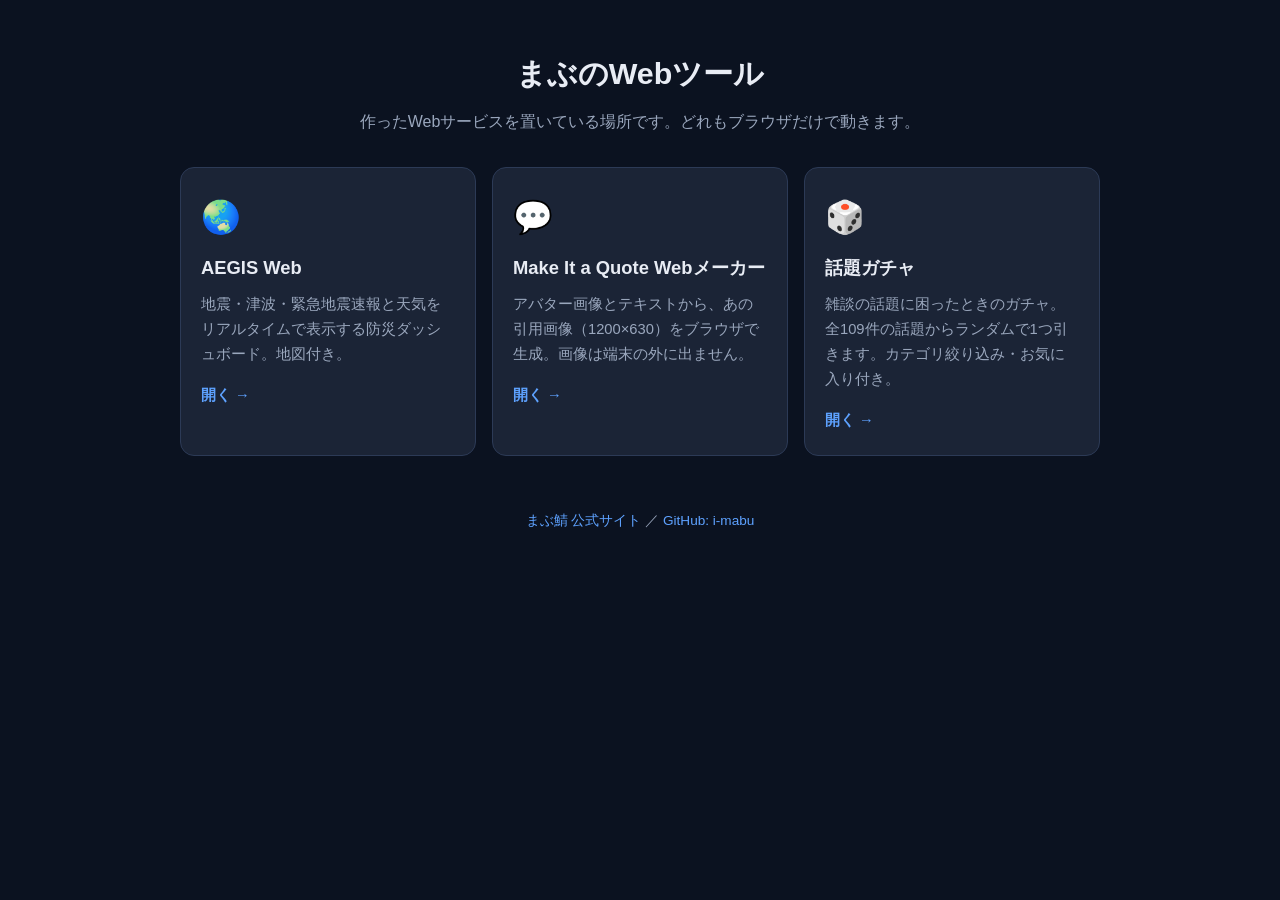
<file: index.html>
<!DOCTYPE html>
<html lang="ja">
<head>
<meta charset="UTF-8">
<meta name="viewport" content="width=device-width, initial-scale=1.0">
<title>まぶのWebツール｜AEGIS Web・Quoteメーカー・話題ガチャ</title>
<meta name="description" content="まぶが作ったWebツールの置き場。地震・津波・天気の「AEGIS Web」、引用画像メーカー、話題ガチャ。">
<link rel="stylesheet" href="style.css">
</head>
<body>
<header>
  <h1>まぶのWebツール</h1>
  <p class="lead">作ったWebサービスを置いている場所です。どれもブラウザだけで動きます。</p>
</header>

<main>
  <div class="cards">
    <a class="card" href="aegis/">
      <div class="card-icon" aria-hidden="true">🌏</div>
      <h2>AEGIS Web</h2>
      <p>地震・津波・緊急地震速報と天気をリアルタイムで表示する防災ダッシュボード。地図付き。</p>
      <span class="go">開く →</span>
    </a>

    <a class="card" href="quote/">
      <div class="card-icon" aria-hidden="true">💬</div>
      <h2>Make It a Quote Webメーカー</h2>
      <p>アバター画像とテキストから、あの引用画像（1200×630）をブラウザで生成。画像は端末の外に出ません。</p>
      <span class="go">開く →</span>
    </a>

    <a class="card" href="gacha/">
      <div class="card-icon" aria-hidden="true">🎲</div>
      <h2>話題ガチャ</h2>
      <p>雑談の話題に困ったときのガチャ。全109件の話題からランダムで1つ引きます。カテゴリ絞り込み・お気に入り付き。</p>
      <span class="go">開く →</span>
    </a>
  </div>
</main>

<footer>
  <p><a href="https://mabusaba.vercel.app">まぶ鯖 公式サイト</a> ／ <a href="https://github.com/i-mabu">GitHub: i-mabu</a></p>
</footer>
</body>
</html>
</file>
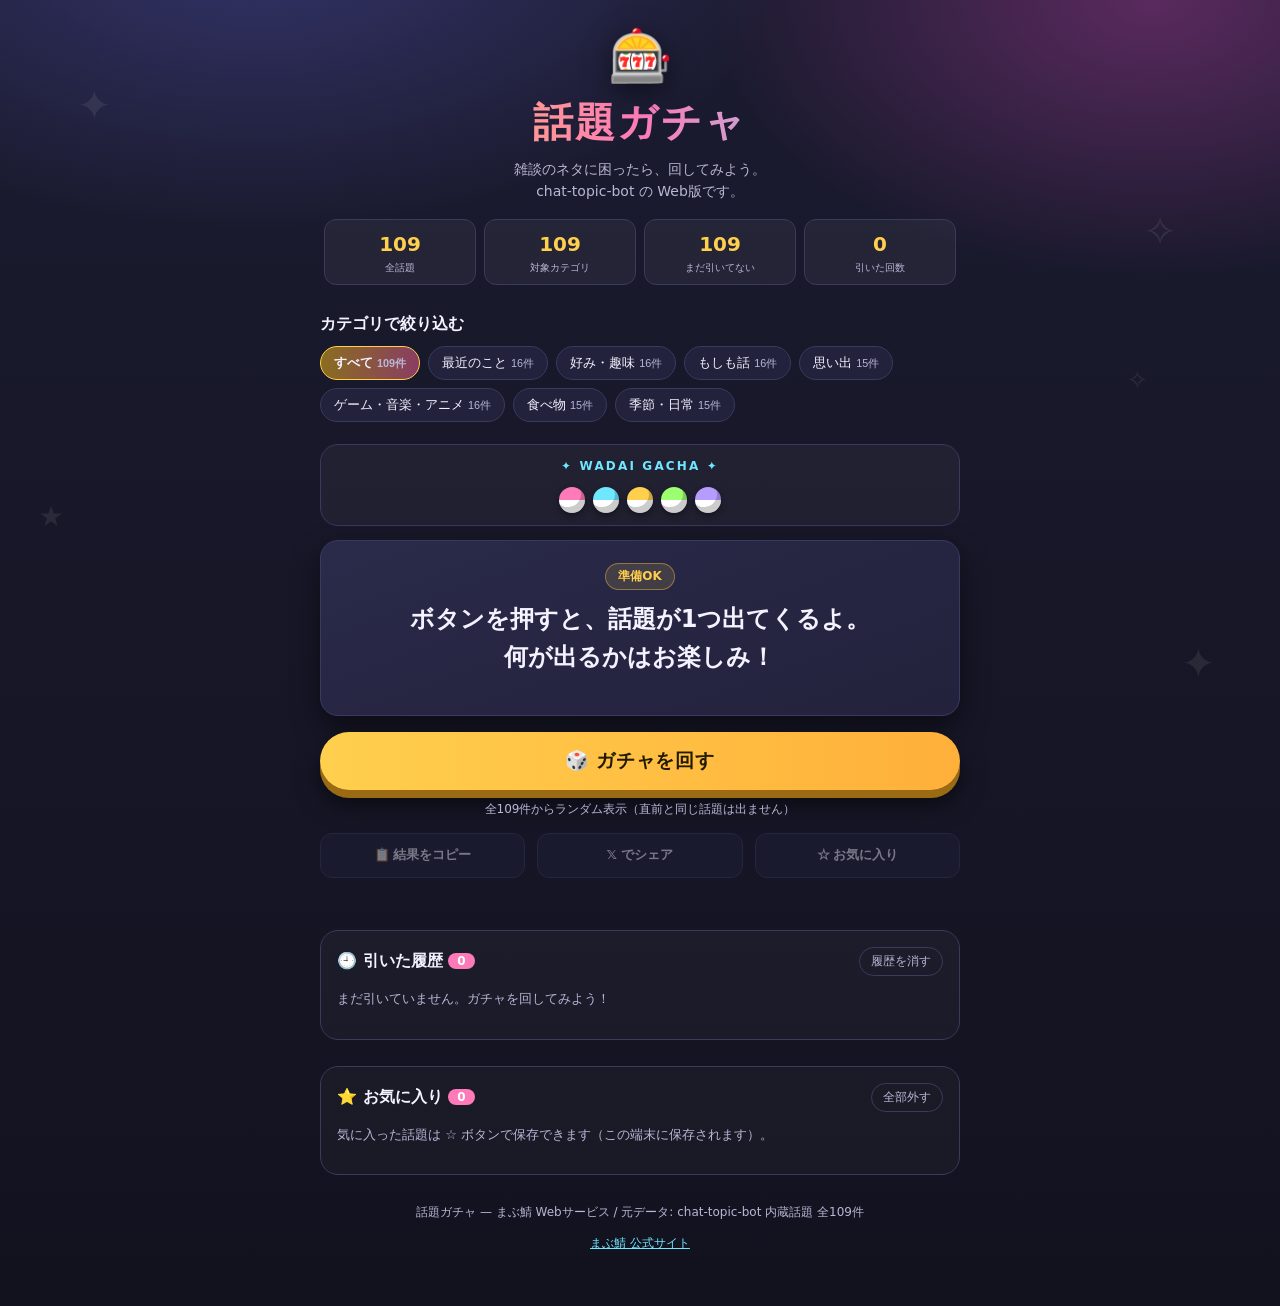
<file: gacha/index.html>
<!DOCTYPE html>
<html lang="ja">
<head>
<meta charset="UTF-8">
<meta name="viewport" content="width=device-width, initial-scale=1.0">
<title>話題ガチャ | まぶ鯖</title>
<meta name="description" content="雑談の話題に困ったらガチャを回そう。全109件の話題からランダムで1つ引ける、chat-topic-bot のWeb版です。">
<link rel="stylesheet" href="style.css">
</head>
<body>
<div class="bg-deco" aria-hidden="true"><span>✦</span><span>✧</span><span>★</span><span>✦</span><span>✧</span></div>

<header class="site-header">
  <div class="logo">🎰</div>
  <h1>話題ガチャ</h1>
  <p class="tagline">雑談のネタに困ったら、回してみよう。<br>chat-topic-bot の Web版です。</p>
  <div class="stats-bar" aria-label="話題の数">
    <div class="stat"><span class="stat-num" id="statTotal">109</span><span class="stat-label">全話題</span></div>
    <div class="stat"><span class="stat-num" id="statPool">109</span><span class="stat-label">対象カテゴリ</span></div>
    <div class="stat"><span class="stat-num" id="statRemaining">109</span><span class="stat-label">まだ引いてない</span></div>
    <div class="stat"><span class="stat-num" id="statDrawn">0</span><span class="stat-label">引いた回数</span></div>
  </div>
</header>

<main>
  <section class="filter-section" aria-label="カテゴリ絞り込み">
    <h2 class="section-title">カテゴリで絞り込む</h2>
    <div class="chips" id="categoryChips"></div>
  </section>

  <section class="gacha-section" aria-label="ガチャ">
    <div class="capsule-machine" aria-hidden="true">
      <div class="machine-top">✦ WADAI GACHA ✦</div>
      <div class="capsules"><span class="cap c1"></span><span class="cap c2"></span><span class="cap c3"></span><span class="cap c4"></span><span class="cap c5"></span></div>
    </div>

    <article class="topic-card" id="topicCard">
      <span class="topic-category" id="topicCategory">準備OK</span>
      <p class="topic-text" id="topicText">ボタンを押すと、話題が1つ出てくるよ。<br>何が出るかはお楽しみ！</p>
      <p class="topic-meta" id="topicMeta"></p>
    </article>

    <button class="gacha-btn" id="gachaBtn" type="button"><span class="gacha-btn-emoji">🎲</span> ガチャを回す</button>
    <p class="gacha-note" id="gachaNote">全109件からランダム表示（直前と同じ話題は出ません）</p>

    <div class="action-row">
      <button class="action-btn" id="copyBtn" type="button" disabled>📋 結果をコピー</button>
      <a class="action-btn share-btn" id="shareLink" href="#" target="_blank" rel="noopener" aria-disabled="true">𝕏 でシェア</a>
      <button class="action-btn fav-btn" id="favBtn" type="button" disabled>☆ お気に入り</button>
    </div>
    <p class="toast" id="toast" role="status" aria-live="polite"></p>
  </section>

  <section class="list-section" aria-label="引いた履歴">
    <div class="list-head">
      <h2 class="section-title">🕘 引いた履歴 <span class="count-badge" id="historyCount">0</span></h2>
      <button class="mini-btn" id="clearHistoryBtn" type="button">履歴を消す</button>
    </div>
    <p class="empty-text" id="historyEmpty">まだ引いていません。ガチャを回してみよう！</p>
    <ul class="topic-list" id="historyList"></ul>
  </section>

  <section class="list-section" aria-label="お気に入り">
    <div class="list-head">
      <h2 class="section-title">⭐ お気に入り <span class="count-badge" id="favCount">0</span></h2>
      <button class="mini-btn" id="clearFavBtn" type="button">全部外す</button>
    </div>
    <p class="empty-text" id="favEmpty">気に入った話題は ☆ ボタンで保存できます（この端末に保存されます）。</p>
    <ul class="topic-list" id="favList"></ul>
  </section>
</main>

<footer class="site-footer">
  <p>話題ガチャ — まぶ鯖 Webサービス / 元データ: chat-topic-bot 内蔵話題 全109件</p>
  <p><a href="https://mabusaba.vercel.app">まぶ鯖 公式サイト</a></p>
</footer>

<script src="app.js"></script>
</body>
</html>
</file>
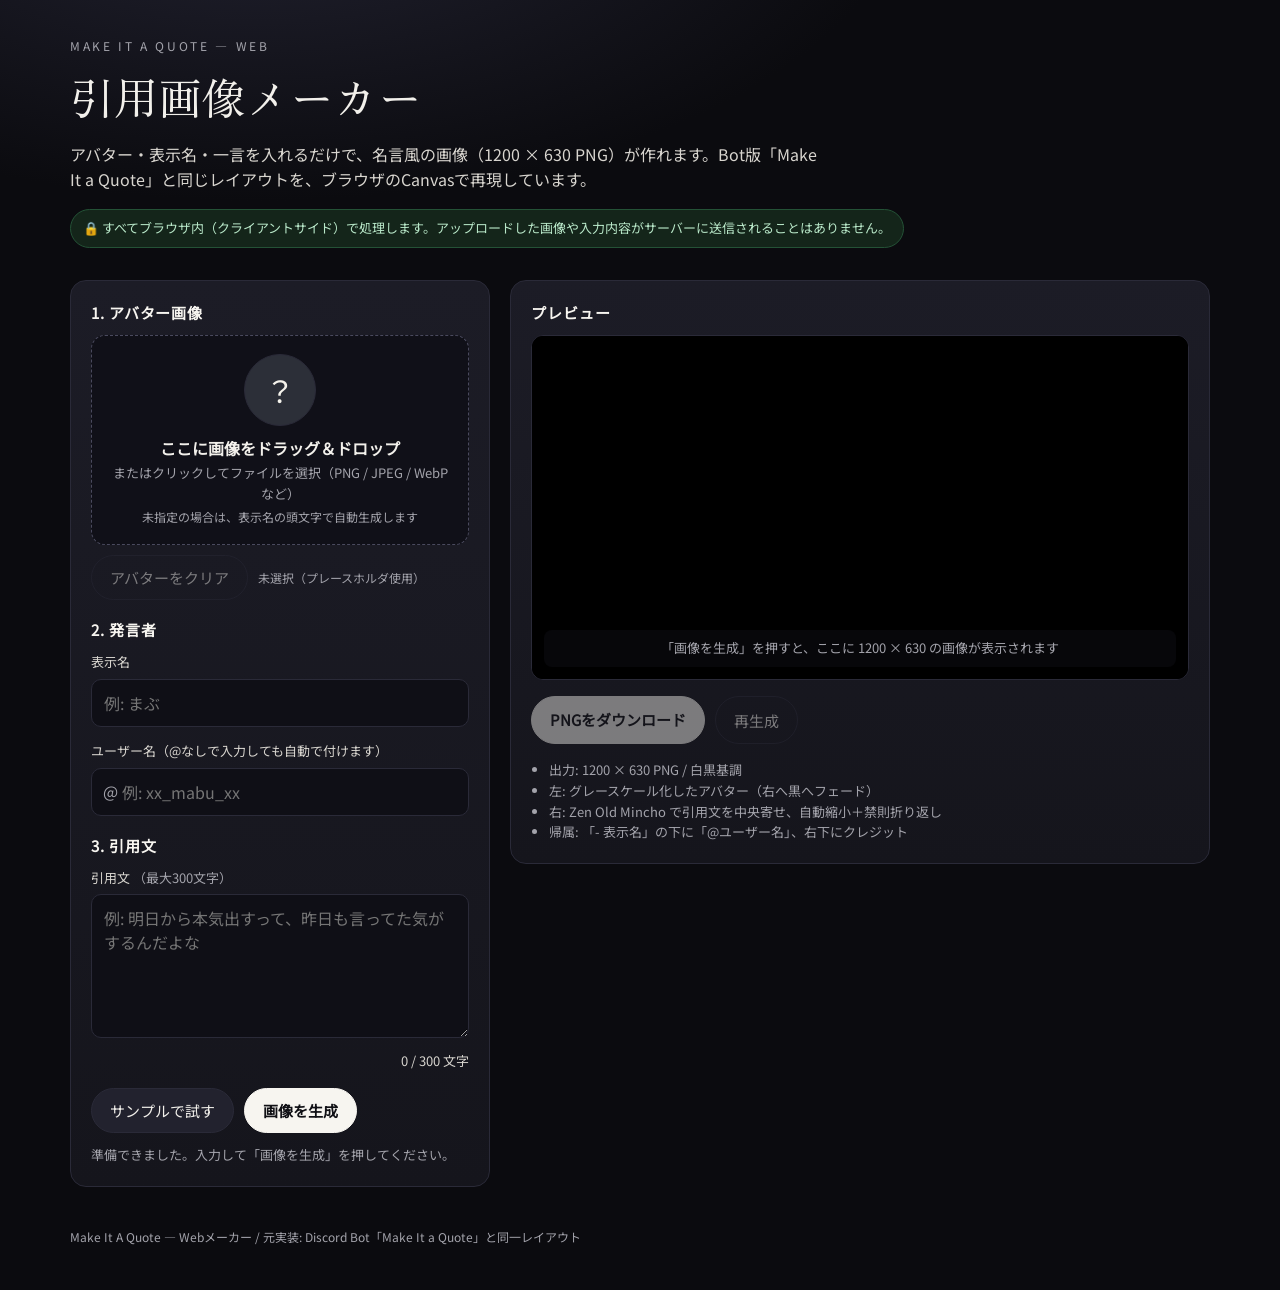
<file: quote/index.html>
<!DOCTYPE html>
<html lang="ja">
<head>
<meta charset="UTF-8">
<meta name="viewport" content="width=device-width, initial-scale=1.0">
<title>Make It a Quote Webメーカー | 引用画像ジェネレータ</title>
<meta name="description" content="アバターとテキストから、名言風の引用画像（1200×630 PNG）をブラウザだけで生成できるツールです。画像はサーバーに送信されません。">
<link rel="stylesheet" href="style.css">
</head>
<body>
<header class="site-header">
  <div class="wrap">
    <p class="eyebrow">MAKE IT A QUOTE — WEB</p>
    <h1>引用画像メーカー</h1>
    <p class="lead">アバター・表示名・一言を入れるだけで、名言風の画像（1200 × 630 PNG）が作れます。Bot版「Make It a Quote」と同じレイアウトを、ブラウザのCanvasで再現しています。</p>
    <p class="privacy-note">🔒 すべてブラウザ内（クライアントサイド）で処理します。アップロードした画像や入力内容がサーバーに送信されることはありません。</p>
  </div>
</header>

<main class="wrap layout">
  <section class="panel form-panel" aria-label="入力フォーム">
    <h2>1. アバター画像</h2>
    <div id="dropZone" class="drop-zone" tabindex="0" role="button" aria-label="アバター画像をアップロード">
      <div class="drop-zone-inner">
        <div id="avatarPreview" class="avatar-preview" aria-hidden="true"><span id="avatarPreviewInitial">？</span></div>
        <p class="drop-title">ここに画像をドラッグ＆ドロップ</p>
        <p class="drop-sub">またはクリックしてファイルを選択（PNG / JPEG / WebP など）</p>
        <p class="drop-sub small">未指定の場合は、表示名の頭文字で自動生成します</p>
      </div>
      <input type="file" id="avatarInput" accept="image/*" hidden>
    </div>
    <div class="row-actions">
      <button type="button" id="clearAvatarBtn" class="btn btn-ghost" disabled>アバターをクリア</button>
      <span id="avatarFileName" class="file-name">未選択（プレースホルダ使用）</span>
    </div>

    <h2>2. 発言者</h2>
    <label class="field">
      <span>表示名</span>
      <input type="text" id="displayName" placeholder="例: まぶ" autocomplete="off">
    </label>
    <label class="field">
      <span>ユーザー名（@なしで入力しても自動で付けます）</span>
      <div class="username-wrap">
        <span class="at">@</span>
        <input type="text" id="username" placeholder="例: xx_mabu_xx" autocomplete="off">
      </div>
    </label>

    <h2>3. 引用文</h2>
    <label class="field">
      <span>引用文 <span class="muted">（最大300文字）</span></span>
      <textarea id="quoteText" rows="5" placeholder="例: 明日から本気出すって、昨日も言ってた気がするんだよな"></textarea>
      <span class="counter"><span id="charCount">0</span> / 300 文字 <span id="charWarn" class="warn" hidden>— 上限を超えています</span></span>
    </label>

    <div class="actions">
      <button type="button" id="sampleBtn" class="btn btn-secondary">サンプルで試す</button>
      <button type="button" id="generateBtn" class="btn btn-primary">画像を生成</button>
    </div>
    <p id="statusMsg" class="status" role="status" aria-live="polite">フォントを読み込んでいます…</p>
  </section>

  <section class="panel preview-panel" aria-label="プレビュー">
    <h2>プレビュー</h2>
    <div class="canvas-wrap">
      <canvas id="quoteCanvas" width="1200" height="630"></canvas>
      <p id="emptyHint" class="empty-hint">「画像を生成」を押すと、ここに 1200 × 630 の画像が表示されます</p>
    </div>
    <div class="actions">
      <a id="downloadBtn" class="btn btn-primary disabled" href="#" download="quote.png" aria-disabled="true">PNGをダウンロード</a>
      <button type="button" id="regenerateBtn" class="btn btn-ghost" disabled>再生成</button>
    </div>
    <ul class="spec-list">
      <li>出力: 1200 × 630 PNG / 白黒基調</li>
      <li>左: グレースケール化したアバター（右へ黒へフェード）</li>
      <li>右: Zen Old Mincho で引用文を中央寄せ、自動縮小＋禁則折り返し</li>
      <li>帰属: 「- 表示名」の下に「@ユーザー名」、右下にクレジット</li>
    </ul>
  </section>
</main>

<footer class="site-footer wrap">
  <p>Make It A Quote — Webメーカー / 元実装: Discord Bot「Make It a Quote」と同一レイアウト</p>
</footer>

<script src="app.js"></script>
</body>
</html>
</file>
<file: style.css>
:root {
  --bg: #0b1220;
  --surface: #1b2436;
  --surface-hover: #232f47;
  --text: #e8ecf4;
  --muted: #9aa7bd;
  --accent: #5ea2ff;
  --border: #2c3a56;
}

* { box-sizing: border-box; }

body {
  margin: 0;
  background: var(--bg);
  color: var(--text);
  font-family: "Hiragino Kaku Gothic ProN", "Hiragino Sans", "Noto Sans JP", sans-serif;
  line-height: 1.7;
}

header {
  max-width: 960px;
  margin: 0 auto;
  padding: 48px 20px 8px;
  text-align: center;
}

header h1 {
  margin: 0 0 8px;
  font-size: 1.9rem;
}

.lead {
  margin: 0;
  color: var(--muted);
}

main {
  max-width: 960px;
  margin: 0 auto;
  padding: 24px 20px 40px;
}

.cards {
  display: grid;
  grid-template-columns: 1fr;
  gap: 16px;
}

@media (min-width: 720px) {
  .cards { grid-template-columns: repeat(3, 1fr); }
}

.card {
  display: block;
  background: var(--surface);
  border: 1px solid var(--border);
  border-radius: 14px;
  padding: 22px 20px;
  color: var(--text);
  text-decoration: none;
  transition: background 0.15s ease, transform 0.15s ease;
}

.card:hover {
  background: var(--surface-hover);
  transform: translateY(-2px);
}

.card-icon {
  font-size: 2rem;
  margin-bottom: 8px;
}

.card h2 {
  margin: 0 0 8px;
  font-size: 1.15rem;
}

.card p {
  margin: 0 0 14px;
  color: var(--muted);
  font-size: 0.92rem;
}

.go {
  color: var(--accent);
  font-weight: 600;
  font-size: 0.92rem;
}

footer {
  max-width: 960px;
  margin: 0 auto;
  padding: 0 20px 36px;
  text-align: center;
  color: var(--muted);
  font-size: 0.85rem;
}

footer a {
  color: var(--accent);
  text-decoration: none;
}

footer a:hover { text-decoration: underline; }
</file>
<file: gacha/style.css>
/* 話題ガチャ - style.css (外部フォント・外部リソース不使用) */
:root{
  --bg:#12121f; --bg2:#1b1b30; --card:#22223c; --card2:#2a2a4a;
  --text:#f4f2ff; --muted:#b9b6d6; --accent:#ffcf4d; --accent2:#ff7ab8;
  --accent3:#6ee7ff; --border:#3a3a5e; --radius:18px;
}
*{box-sizing:border-box}
html{-webkit-text-size-adjust:100%}
body{
  margin:0; color:var(--text); line-height:1.6;
  font-family:system-ui,-apple-system,"Hiragino Kaku Gothic ProN","Noto Sans JP",sans-serif;
  background:radial-gradient(900px 500px at 20% -5%,#34346a 0,transparent 60%),
             radial-gradient(800px 500px at 90% 0%,#5a2a5e 0,transparent 55%),
             linear-gradient(180deg,var(--bg2),var(--bg));
  min-height:100vh; padding:0 14px 40px;
}
.bg-deco{position:fixed; inset:0; pointer-events:none; overflow:hidden; z-index:0}
.bg-deco span{position:absolute; color:#ffffff14; font-size:42px; animation:floaty 7s ease-in-out infinite}
.bg-deco span:nth-child(1){top:8%; left:6%}
.bg-deco span:nth-child(2){top:22%; right:8%; animation-delay:1.2s}
.bg-deco span:nth-child(3){top:55%; left:3%; animation-delay:2s; font-size:28px}
.bg-deco span:nth-child(4){top:70%; right:5%; animation-delay:.6s}
.bg-deco span:nth-child(5){top:40%; left:88%; animation-delay:3s; font-size:26px}
@keyframes floaty{0%,100%{transform:translateY(0) rotate(0deg)}50%{transform:translateY(-14px) rotate(12deg)}}

.site-header,main,.site-footer{position:relative; z-index:1; max-width:640px; margin:0 auto}
.site-header{text-align:center; padding:30px 4px 6px}
.logo{font-size:52px; line-height:1; filter:drop-shadow(0 6px 14px #0008)}
.site-header h1{
  margin:8px 0 4px; font-size:34px; letter-spacing:.06em;
  background:linear-gradient(90deg,var(--accent),var(--accent2),var(--accent3));
  -webkit-background-clip:text; background-clip:text; color:transparent;
}
.tagline{color:var(--muted); margin:0 0 16px; font-size:14px}
.stats-bar{display:grid; grid-template-columns:repeat(4,1fr); gap:8px}
.stat{background:#ffffff0d; border:1px solid var(--border); border-radius:12px; padding:8px 2px}
.stat-num{display:block; font-size:20px; font-weight:800; color:var(--accent)}
.stat-label{display:block; font-size:10px; color:var(--muted)}

.section-title{font-size:16px; margin:0}
.filter-section{margin-top:20px}
.chips{display:flex; flex-wrap:wrap; gap:8px; margin-top:10px}
.chip{
  border:1px solid var(--border); background:var(--card); color:var(--text);
  border-radius:999px; padding:7px 13px; font-size:13px; cursor:pointer;
}
.chip small{color:var(--muted); margin-left:4px}
.chip.active{background:linear-gradient(90deg,#8a6d1f,#8a3d63); border-color:var(--accent); font-weight:700}
.chip:focus-visible,.gacha-btn:focus-visible,.action-btn:focus-visible,.mini-btn:focus-visible{outline:2px solid var(--accent3); outline-offset:2px}

.gacha-section{margin-top:22px; text-align:center}
.capsule-machine{background:#ffffff0a; border:1px solid var(--border); border-radius:var(--radius); padding:12px}
.machine-top{font-weight:800; letter-spacing:.18em; color:var(--accent3); font-size:12px}
.capsules{display:flex; justify-content:center; gap:8px; margin-top:10px}
.cap{width:26px; height:26px; border-radius:50%; box-shadow:inset -4px -6px 0 #0003, 0 3px 6px #0006}
.c1{background:linear-gradient(180deg,#ff7ab8 50%,#fff 50%)}
.c2{background:linear-gradient(180deg,#6ee7ff 50%,#fff 50%)}
.c3{background:linear-gradient(180deg,#ffcf4d 50%,#fff 50%)}
.c4{background:linear-gradient(180deg,#9dff70 50%,#fff 50%)}
.c5{background:linear-gradient(180deg,#b79cff 50%,#fff 50%)}
.spinning .cap{animation:bounce .28s ease-in-out infinite alternate}
.spinning .cap:nth-child(2n){animation-delay:.09s}
.spinning .cap:nth-child(3n){animation-delay:.18s}
@keyframes bounce{from{transform:translateY(0)}to{transform:translateY(-9px)}}

.topic-card{
  margin-top:14px; background:linear-gradient(160deg,var(--card2),var(--card));
  border:1px solid var(--border); border-radius:var(--radius);
  padding:22px 18px 16px; min-height:148px;
  display:flex; flex-direction:column; align-items:center; justify-content:center; gap:10px;
  box-shadow:0 12px 30px #0007;
}
.topic-card.pop{animation:pop .35s ease}
@keyframes pop{0%{transform:scale(.96)}60%{transform:scale(1.02)}100%{transform:scale(1)}}
.topic-card.shuffling{opacity:.75}
.topic-category{
  background:#ffcf4d22; color:var(--accent); border:1px solid #ffcf4d66;
  font-size:12px; font-weight:700; border-radius:999px; padding:3px 12px;
}
.topic-text{font-size:21px; font-weight:700; margin:0; overflow-wrap:anywhere}
.topic-meta{margin:0; color:var(--muted); font-size:12px; min-height:1em}

.gacha-btn{
  margin-top:16px; width:100%; border:0; cursor:pointer; color:#231a00;
  font-size:19px; font-weight:900; letter-spacing:.04em; padding:16px;
  border-radius:999px; background:linear-gradient(90deg,var(--accent),#ffb03a);
  box-shadow:0 8px 0 #9a6b12, 0 14px 24px #0008; transition:transform .06s, box-shadow .06s;
}
.gacha-btn:active{transform:translateY(5px); box-shadow:0 3px 0 #9a6b12, 0 8px 16px #0008}
.gacha-btn:disabled{filter:grayscale(.4); opacity:.7; cursor:wait}
.gacha-note{color:var(--muted); font-size:12px; margin:10px 0 0}

.action-row{display:grid; grid-template-columns:1fr 1fr 1fr; gap:8px; margin-top:14px}
.action-btn{
  display:inline-flex; align-items:center; justify-content:center; gap:4px;
  background:var(--card); color:var(--text); border:1px solid var(--border);
  border-radius:12px; padding:11px 4px; font-size:13px; font-weight:700;
  cursor:pointer; text-decoration:none; min-height:44px; text-align:center;
}
.action-btn:disabled{opacity:.45; cursor:not-allowed}
.action-btn[aria-disabled="true"]{opacity:.45; pointer-events:none}
.fav-btn.is-fav{background:#ffcf4d2b; border-color:var(--accent); color:var(--accent)}
.toast{min-height:1.4em; color:var(--accent3); font-size:13px; margin:8px 0 0}

.list-section{margin-top:26px; background:#ffffff08; border:1px solid var(--border); border-radius:var(--radius); padding:16px}
.list-head{display:flex; align-items:center; justify-content:space-between; gap:8px}
.count-badge{background:var(--accent2); color:#fff; border-radius:999px; font-size:12px; padding:1px 9px; vertical-align:middle}
.mini-btn{background:transparent; color:var(--muted); border:1px solid var(--border); border-radius:999px; padding:5px 11px; font-size:12px; cursor:pointer}
.empty-text{color:var(--muted); font-size:13px}
.topic-list{list-style:none; margin:10px 0 0; padding:0; display:grid; gap:8px}
.topic-list li{
  background:var(--card); border:1px solid var(--border); border-radius:12px;
  padding:10px 12px; display:flex; gap:8px; align-items:flex-start; justify-content:space-between;
}
.topic-list .li-main{cursor:pointer; flex:1; min-width:0}
.topic-list .li-cat{display:block; font-size:11px; color:var(--accent)}
.topic-list .li-text{display:block; font-size:14px; overflow-wrap:anywhere}
.topic-list .li-del{flex:none; background:transparent; border:0; color:var(--muted); font-size:15px; cursor:pointer; padding:2px 4px}

.site-footer{text-align:center; color:var(--muted); font-size:12px; margin-top:28px}
.site-footer a{color:var(--accent3)}
@media (min-width:560px){
  .site-header h1{font-size:40px}
  .topic-text{font-size:24px}
  .action-row{gap:12px}
}
</file>
<file: quote/style.css>
@font-face {
  font-family: "QuoteSerif";
  src: url("fonts/ZenOldMincho-Regular.ttf") format("truetype");
  font-display: swap;
}
@font-face {
  font-family: "NotoJP";
  src: url("fonts/NotoSansJP-Regular.ttf") format("truetype");
  font-display: swap;
}

:root {
  --bg: #0b0b0f;
  --panel: #15151c;
  --panel-2: #1c1c26;
  --border: #2a2a38;
  --text: #f2f0eb;
  --muted: #a3a3ab;
  --accent: #f7f5f0;
  --accent-text: #111116;
  --danger: #ff8a8a;
  color-scheme: dark;
}
* { box-sizing: border-box; }
html, body { margin: 0; padding: 0; }
body {
  background: radial-gradient(1200px 600px at 20% -10%, #232332 0%, var(--bg) 55%);
  color: var(--text);
  font-family: "NotoJP", "Hiragino Kaku Gothic ProN", "Yu Gothic", sans-serif;
  line-height: 1.6;
  min-height: 100vh;
}
.wrap { max-width: 1180px; margin: 0 auto; padding: 0 20px; }
.site-header { padding: 36px 0 8px; }
.eyebrow { letter-spacing: .22em; font-size: 12px; color: var(--muted); margin: 0 0 6px; }
h1 { font-family: "QuoteSerif", serif; font-weight: 400; font-size: clamp(30px, 5vw, 44px); margin: 0 0 10px; }
.lead { color: #d8d5cf; max-width: 760px; margin: 0 0 12px; }
.privacy-note {
  display: inline-block; background: #14251a; border: 1px solid #245236; color: #b9e8c9;
  padding: 8px 12px; border-radius: 999px; font-size: 13px; margin: 4px 0 8px;
}
.layout {
  display: grid; grid-template-columns: 420px 1fr; gap: 20px;
  align-items: start; padding-top: 16px; padding-bottom: 28px;
}
.panel {
  background: linear-gradient(180deg, var(--panel-2), var(--panel));
  border: 1px solid var(--border); border-radius: 16px; padding: 20px;
}
.panel h2 { font-size: 15px; letter-spacing: .06em; margin: 18px 0 10px; color: var(--accent); }
.panel h2:first-child { margin-top: 0; }

.drop-zone {
  border: 1.5px dashed #4a4a5e; border-radius: 14px; background: #101018;
  padding: 18px 14px; text-align: center; cursor: pointer; outline: none;
  transition: border-color .15s, background .15s;
}
.drop-zone:hover, .drop-zone:focus-visible { border-color: #8a8aa3; }
.drop-zone.dragover { border-color: #fff; background: #1a1a28; }
.avatar-preview {
  width: 72px; height: 72px; border-radius: 50%; margin: 0 auto 10px;
  background: #2c2f38; display: flex; align-items: center; justify-content: center;
  overflow: hidden; font-family: "NotoJP", sans-serif; font-size: 30px; color: #f5f3ec;
  border: 1px solid var(--border);
}
.avatar-preview img { width: 100%; height: 100%; object-fit: cover; display: block; }
.drop-title { margin: 0; font-weight: 700; }
.drop-sub { margin: 2px 0 0; color: var(--muted); font-size: 13px; }
.drop-sub.small { font-size: 12px; }
.row-actions { display: flex; align-items: center; gap: 10px; margin-top: 10px; flex-wrap: wrap; }
.file-name { color: var(--muted); font-size: 12px; word-break: break-all; }

.field { display: block; margin-bottom: 14px; }
.field > span { display: block; font-size: 13px; color: #d8d5cf; margin-bottom: 6px; }
.field .muted { color: var(--muted); }
input[type="text"], textarea {
  width: 100%; background: #0f0f16; color: var(--text);
  border: 1px solid var(--border); border-radius: 10px;
  padding: 11px 12px; font-size: 16px; font-family: inherit;
}
textarea { resize: vertical; min-height: 120px; }
input[type="text"]:focus, textarea:focus { border-color: #7a7a96; outline: none; }
.username-wrap { position: relative; }
.username-wrap .at {
  position: absolute; left: 12px; top: 50%; transform: translateY(-50%);
  color: var(--muted); pointer-events: none;
}
.username-wrap input { padding-left: 30px; }
.counter { display: block; text-align: right; font-size: 12px; color: var(--muted); margin-top: 6px; }
.counter .warn { color: var(--danger); }
.counter.over { color: var(--danger); }

.actions { display: flex; gap: 10px; flex-wrap: wrap; margin-top: 16px; }
.btn {
  appearance: none; border: 1px solid var(--border); border-radius: 999px;
  padding: 11px 18px; font-size: 15px; cursor: pointer; text-decoration: none;
  display: inline-flex; align-items: center; justify-content: center;
  font-family: inherit; background: #22222e; color: var(--text);
}
.btn-primary { background: var(--accent); color: var(--accent-text); border-color: var(--accent); font-weight: 700; }
.btn-primary:hover { filter: brightness(.92); }
.btn-secondary { background: #22222e; }
.btn-ghost { background: transparent; }
.btn:disabled { opacity: .45; cursor: not-allowed; }
.btn.disabled { opacity: .45; pointer-events: none; }
.status { min-height: 1.6em; color: var(--muted); font-size: 13px; margin: 12px 0 0; }
.status.error { color: var(--danger); }

.canvas-wrap {
  position: relative; background: #000; border: 1px solid var(--border);
  border-radius: 12px; overflow: hidden; aspect-ratio: 1200 / 630;
}
.canvas-wrap canvas { width: 100%; height: auto; display: block; }
.empty-hint {
  position: absolute; inset: auto 12px 12px 12px; margin: 0;
  background: rgba(10,10,14,.78); color: var(--muted); font-size: 13px;
  padding: 8px 10px; border-radius: 8px; text-align: center;
}
.empty-hint.hidden { display: none; }
.spec-list { color: var(--muted); font-size: 13px; padding-left: 18px; margin: 16px 0 0; }
.site-footer { color: var(--muted); font-size: 12px; padding-bottom: 32px; }

@media (max-width: 900px) {
  .layout { grid-template-columns: 1fr; }
  .site-header { padding-top: 24px; }
}
</file>
